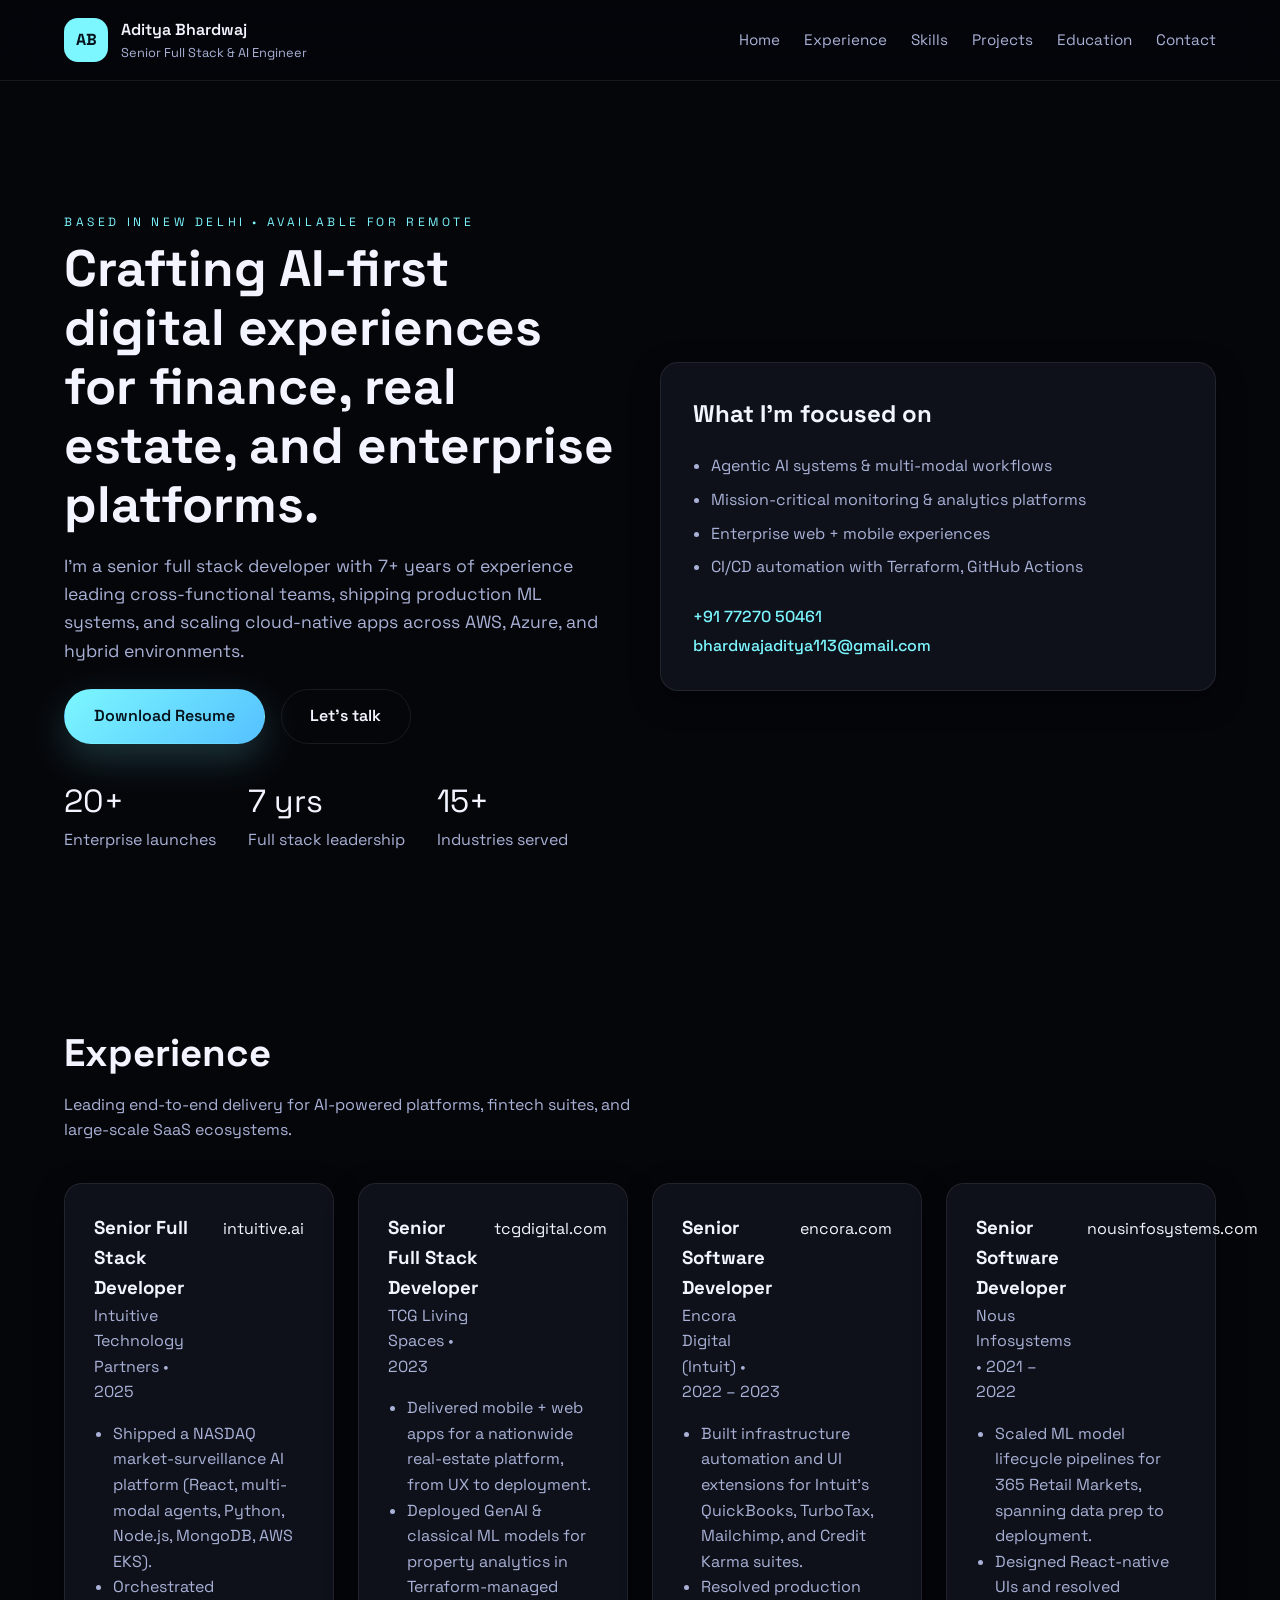
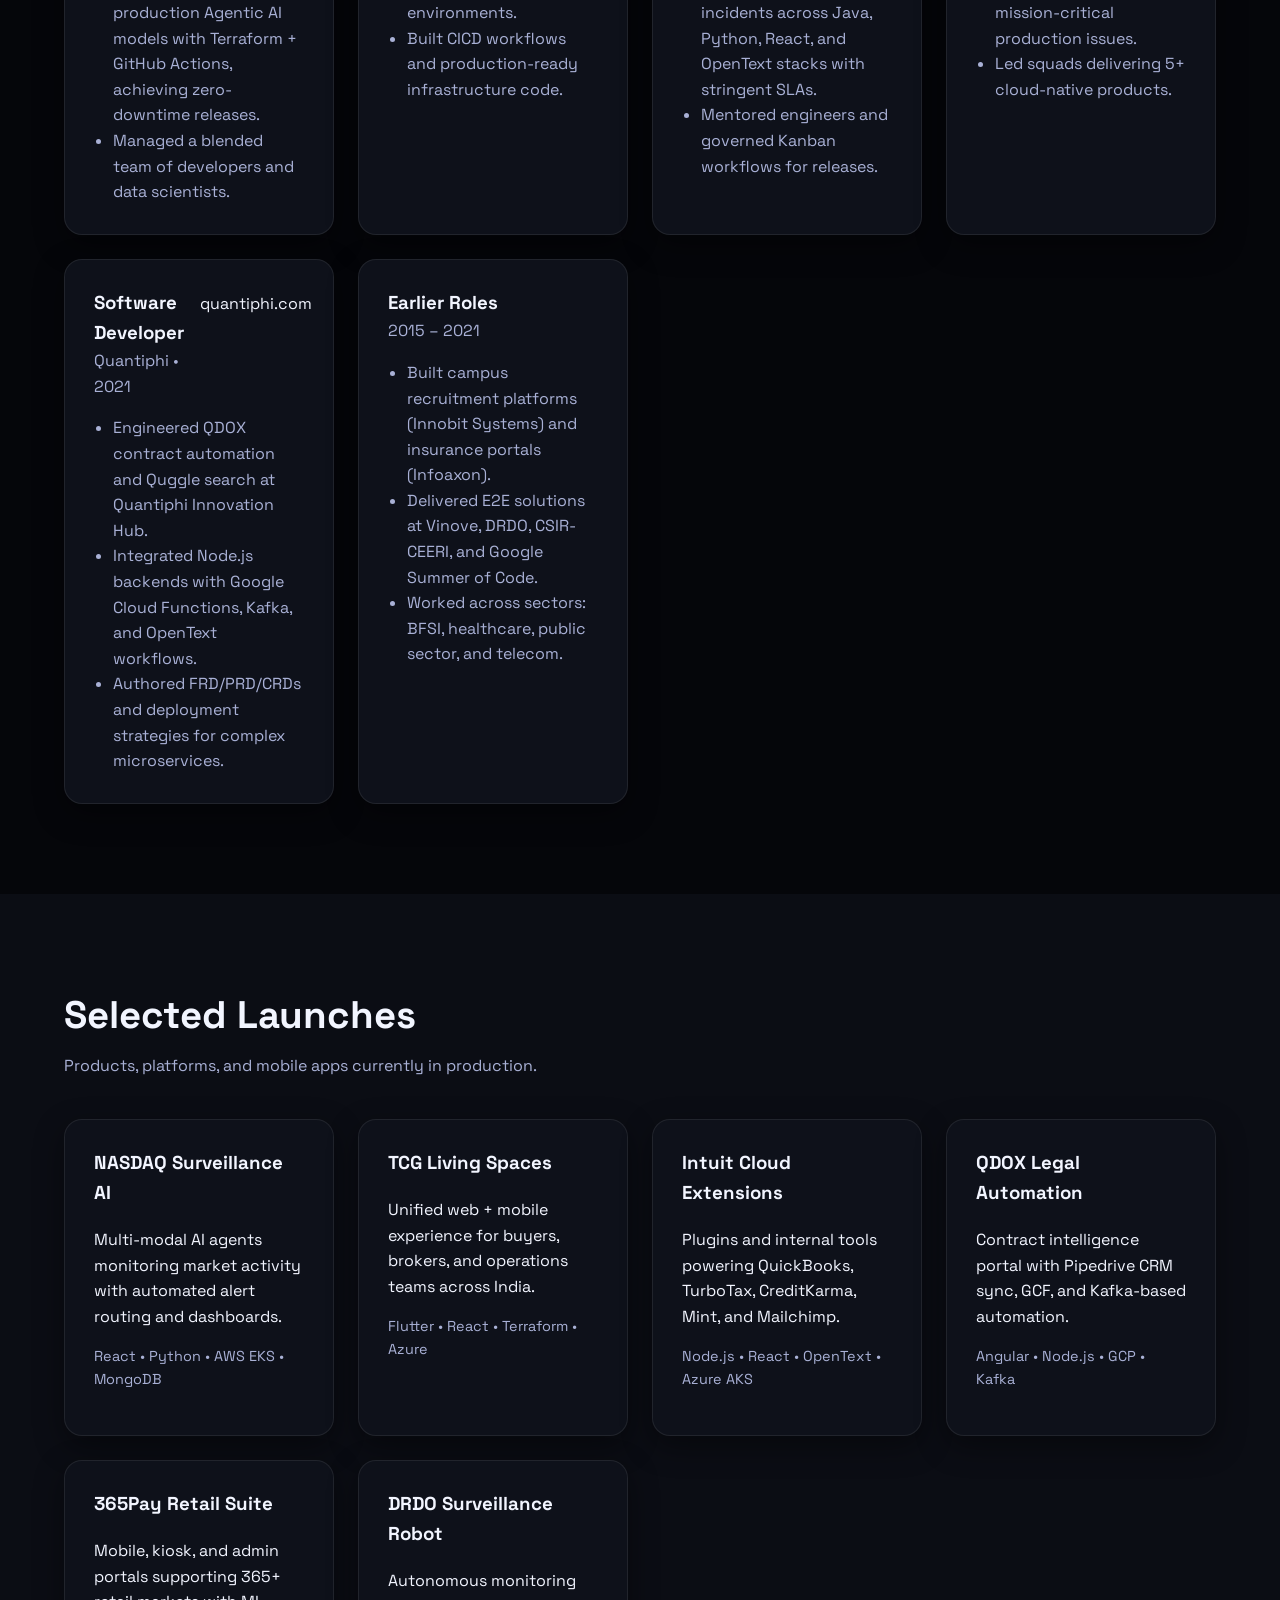
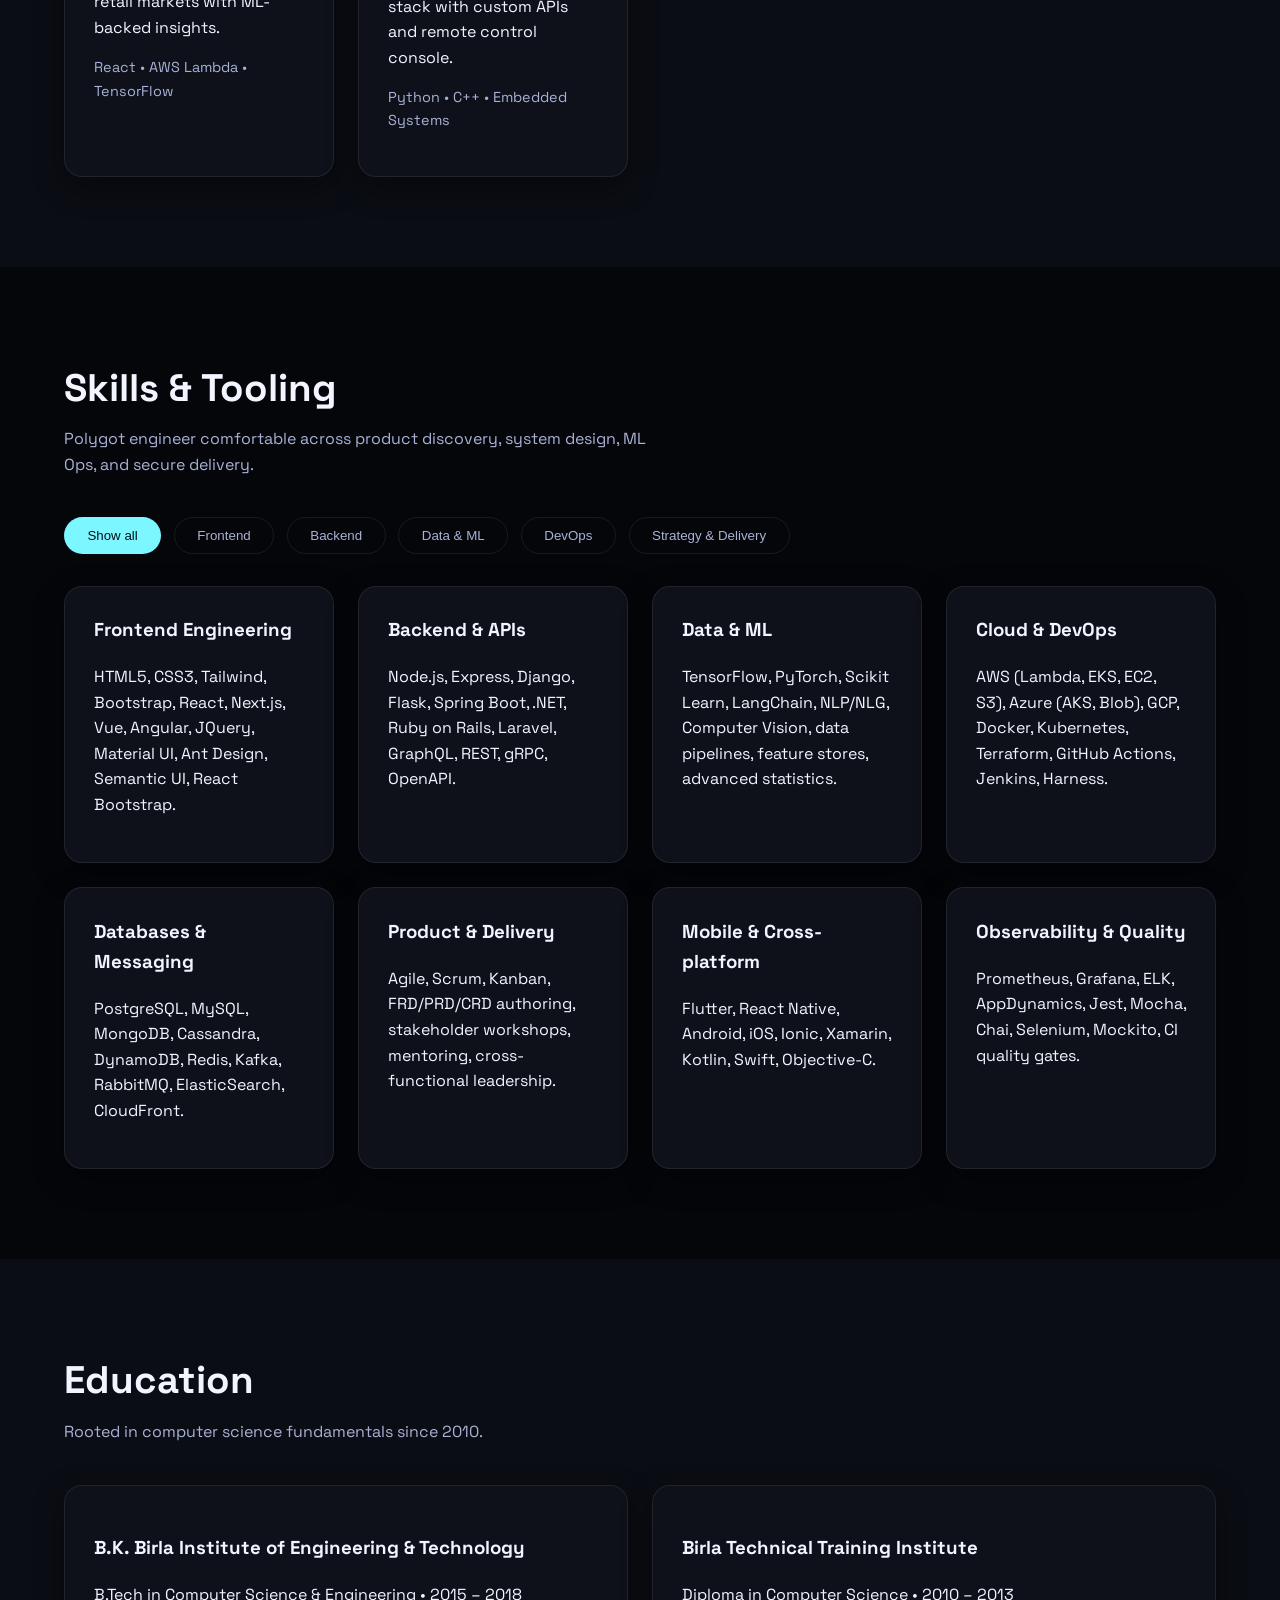
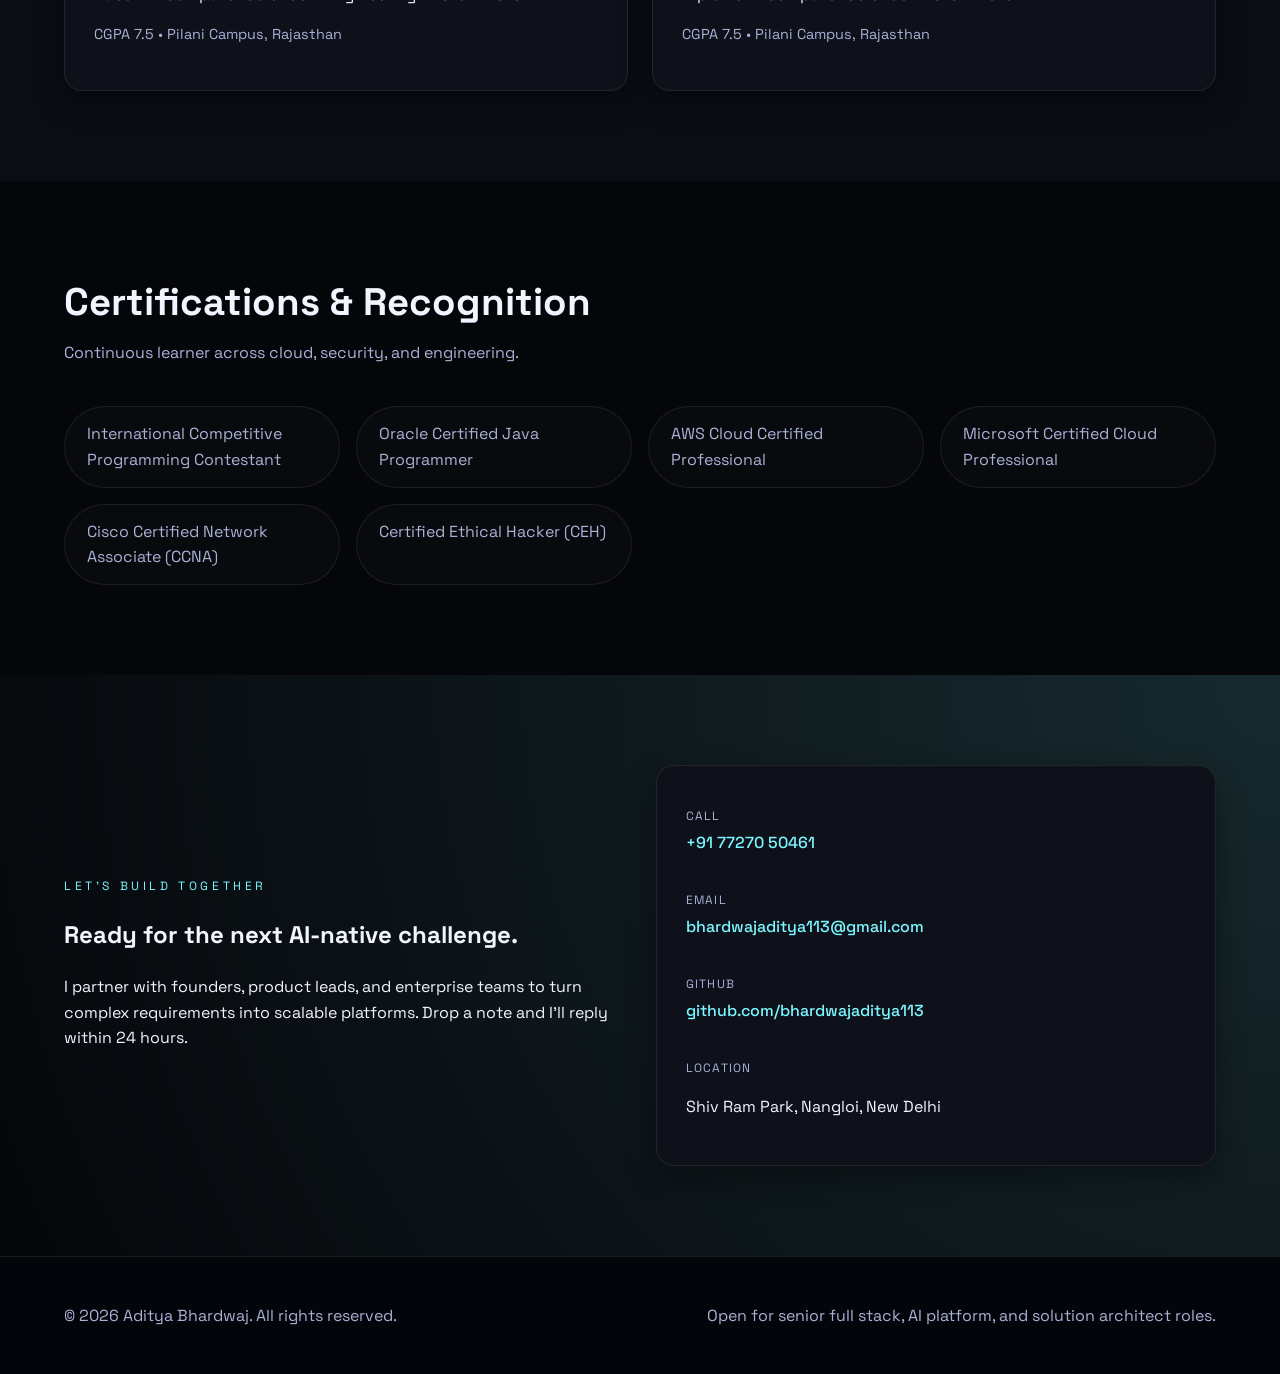
<file: index.html>
<!DOCTYPE html>
<html lang="en">
  <head>
    <meta charset="UTF-8" />
    <meta name="viewport" content="width=device-width, initial-scale=1.0" />
    <title>Aditya Bhardwaj | Portfolio</title>
    <link rel="preconnect" href="https://fonts.googleapis.com" />
    <link rel="preconnect" href="https://fonts.gstatic.com" crossorigin />
    <link
      href="https://fonts.googleapis.com/css2?family=Space+Grotesk:wght@400;500;600;700&display=swap"
      rel="stylesheet"
    />
    <link rel="stylesheet" href="styles.css" />
  </head>
  <body>
    <header class="site-header">
      <div class="container header-content">
        <div class="brand">
          <span class="brand-mark">AB</span>
          <div>
            <p class="brand-name">Aditya Bhardwaj</p>
            <p class="brand-role">Senior Full Stack & AI Engineer</p>
          </div>
        </div>
        <nav class="site-nav" id="site-nav">
          <a href="#hero">Home</a>
          <a href="#experience">Experience</a>
          <a href="#skills">Skills</a>
          <a href="#projects">Projects</a>
          <a href="#education">Education</a>
          <a href="#contact">Contact</a>
        </nav>
        <button class="nav-toggle" id="nav-toggle" aria-label="Toggle menu">
          <span></span>
          <span></span>
          <span></span>
        </button>
      </div>
    </header>

    <main>
      <section id="hero" class="hero">
        <div class="container hero-grid">
          <div>
            <p class="eyebrow">Based in New Delhi • Available for remote</p>
            <h1>
              Crafting AI-first digital experiences for finance, real estate,
              and enterprise platforms.
            </h1>
            <p class="lede">
              I’m a senior full stack developer with 7+ years of experience
              leading cross-functional teams, shipping production ML systems,
              and scaling cloud-native apps across AWS, Azure, and hybrid
              environments.
            </p>
            <div class="hero-ctas">
              <a class="btn primary" href="Curriculum Vitae.docx" download
                >Download Resume</a
              >
              <a class="btn ghost" href="#contact">Let’s talk</a>
            </div>
            <div class="hero-stats">
              <div>
                <p class="stat-value">20+</p>
                <p class="stat-label">Enterprise launches</p>
              </div>
              <div>
                <p class="stat-value">7 yrs</p>
                <p class="stat-label">Full stack leadership</p>
              </div>
              <div>
                <p class="stat-value">15+</p>
                <p class="stat-label">Industries served</p>
              </div>
            </div>
          </div>
          <div class="hero-card">
            <h2>What I’m focused on</h2>
            <ul>
              <li>Agentic AI systems & multi-modal workflows</li>
              <li>Mission-critical monitoring & analytics platforms</li>
              <li>Enterprise web + mobile experiences</li>
              <li>CI/CD automation with Terraform, GitHub Actions</li>
            </ul>
            <div class="contact-mini">
              <a href="tel:+917727050461">+91 77270 50461</a>
              <a href="mailto:bhardwajaditya113@gmail.com"
                >bhardwajaditya113@gmail.com</a
              >
            </div>
          </div>
        </div>
      </section>

      <section id="experience" class="section">
        <div class="container">
          <div class="section-heading">
            <h2>Experience</h2>
            <p>
              Leading end-to-end delivery for AI-powered platforms, fintech
              suites, and large-scale SaaS ecosystems.
            </p>
          </div>
          <div class="experience-grid">
            <article class="experience-card">
              <header>
                <div>
                  <h3>Senior Full Stack Developer</h3>
                  <p>Intuitive Technology Partners • 2025</p>
                </div>
                <a href="https://intuitive.ai/" target="_blank" rel="noreferrer"
                  >intuitive.ai</a
                >
              </header>
              <ul>
                <li>
                  Shipped a NASDAQ market-surveillance AI platform (React,
                  multi-modal agents, Python, Node.js, MongoDB, AWS EKS).
                </li>
                <li>
                  Orchestrated production Agentic AI models with Terraform +
                  GitHub Actions, achieving zero-downtime releases.
                </li>
                <li>Managed a blended team of developers and data scientists.</li>
              </ul>
            </article>

            <article class="experience-card">
              <header>
                <div>
                  <h3>Senior Full Stack Developer</h3>
                  <p>TCG Living Spaces • 2023</p>
                </div>
                <a href="https://www.tcgdigital.com/" target="_blank" rel="noreferrer"
                  >tcgdigital.com</a
                >
              </header>
              <ul>
                <li>
                  Delivered mobile + web apps for a nationwide real-estate
                  platform, from UX to deployment.
                </li>
                <li>
                  Deployed GenAI & classical ML models for property analytics in
                  Terraform-managed environments.
                </li>
                <li>
                  Built CICD workflows and production-ready infrastructure code.
                </li>
              </ul>
            </article>

            <article class="experience-card">
              <header>
                <div>
                  <h3>Senior Software Developer</h3>
                  <p>Encora Digital (Intuit) • 2022 – 2023</p>
                </div>
                <a href="https://www.encora.com" target="_blank" rel="noreferrer"
                  >encora.com</a
                >
              </header>
              <ul>
                <li>
                  Built infrastructure automation and UI extensions for Intuit’s
                  QuickBooks, TurboTax, Mailchimp, and Credit Karma suites.
                </li>
                <li>
                  Resolved production incidents across Java, Python, React, and
                  OpenText stacks with stringent SLAs.
                </li>
                <li>
                  Mentored engineers and governed Kanban workflows for releases.
                </li>
              </ul>
            </article>

            <article class="experience-card">
              <header>
                <div>
                  <h3>Senior Software Developer</h3>
                  <p>Nous Infosystems • 2021 – 2022</p>
                </div>
                <a href="https://nousinfosystems.com" target="_blank" rel="noreferrer"
                  >nousinfosystems.com</a
                >
              </header>
              <ul>
                <li>
                  Scaled ML model lifecycle pipelines for 365 Retail Markets,
                  spanning data prep to deployment.
                </li>
                <li>
                  Designed React-native UIs and resolved mission-critical
                  production issues.
                </li>
                <li>Led squads delivering 5+ cloud-native products.</li>
              </ul>
            </article>

            <article class="experience-card">
              <header>
                <div>
                  <h3>Software Developer</h3>
                  <p>Quantiphi • 2021</p>
                </div>
                <a href="https://www.quantiphi.com" target="_blank" rel="noreferrer"
                  >quantiphi.com</a
                >
              </header>
              <ul>
                <li>
                  Engineered QDOX contract automation and Quggle search at
                  Quantiphi Innovation Hub.
                </li>
                <li>
                  Integrated Node.js backends with Google Cloud Functions,
                  Kafka, and OpenText workflows.
                </li>
                <li>
                  Authored FRD/PRD/CRDs and deployment strategies for complex
                  microservices.
                </li>
              </ul>
            </article>

            <article class="experience-card">
              <header>
                <div>
                  <h3>Earlier Roles</h3>
                  <p>2015 – 2021</p>
                </div>
              </header>
              <ul>
                <li>
                  Built campus recruitment platforms (Innobit Systems) and
                  insurance portals (Infoaxon).
                </li>
                <li>
                  Delivered E2E solutions at Vinove, DRDO, CSIR-CEERI, and Google
                  Summer of Code.
                </li>
                <li>
                  Worked across sectors: BFSI, healthcare, public sector, and
                  telecom.
                </li>
              </ul>
            </article>
          </div>
        </div>
      </section>

      <section id="projects" class="section muted">
        <div class="container">
          <div class="section-heading">
            <h2>Selected Launches</h2>
            <p>Products, platforms, and mobile apps currently in production.</p>
          </div>
          <div class="project-grid">
            <article class="project-card">
              <h3>NASDAQ Surveillance AI</h3>
              <p>
                Multi-modal AI agents monitoring market activity with automated
                alert routing and dashboards.
              </p>
              <p class="meta">React • Python • AWS EKS • MongoDB</p>
            </article>
            <article class="project-card">
              <h3>TCG Living Spaces</h3>
              <p>
                Unified web + mobile experience for buyers, brokers, and
                operations teams across India.
              </p>
              <p class="meta">Flutter • React • Terraform • Azure</p>
            </article>
            <article class="project-card">
              <h3>Intuit Cloud Extensions</h3>
              <p>
                Plugins and internal tools powering QuickBooks, TurboTax,
                CreditKarma, Mint, and Mailchimp.
              </p>
              <p class="meta">Node.js • React • OpenText • Azure AKS</p>
            </article>
            <article class="project-card">
              <h3>QDOX Legal Automation</h3>
              <p>
                Contract intelligence portal with Pipedrive CRM sync, GCF, and
                Kafka-based automation.
              </p>
              <p class="meta">Angular • Node.js • GCP • Kafka</p>
            </article>
            <article class="project-card">
              <h3>365Pay Retail Suite</h3>
              <p>
                Mobile, kiosk, and admin portals supporting 365+ retail markets
                with ML-backed insights.
              </p>
              <p class="meta">React • AWS Lambda • TensorFlow</p>
            </article>
            <article class="project-card">
              <h3>DRDO Surveillance Robot</h3>
              <p>
                Autonomous monitoring stack with custom APIs and remote control
                console.
              </p>
              <p class="meta">Python • C++ • Embedded Systems</p>
            </article>
          </div>
        </div>
      </section>

      <section id="skills" class="section">
        <div class="container">
          <div class="section-heading">
            <h2>Skills & Tooling</h2>
            <p>
              Polygot engineer comfortable across product discovery, system
              design, ML Ops, and secure delivery.
            </p>
          </div>
          <div class="skill-tabs">
            <button data-skill-tab="all" class="active">Show all</button>
            <button data-skill-tab="frontend">Frontend</button>
            <button data-skill-tab="backend">Backend</button>
            <button data-skill-tab="data">Data & ML</button>
            <button data-skill-tab="devops">DevOps</button>
            <button data-skill-tab="delivery">Strategy & Delivery</button>
          </div>
          <div class="skill-grid">
            <article class="skill-card" data-skill-group="frontend">
              <h3>Frontend Engineering</h3>
              <p>
                HTML5, CSS3, Tailwind, Bootstrap, React, Next.js, Vue, Angular,
                JQuery, Material UI, Ant Design, Semantic UI, React Bootstrap.
              </p>
            </article>
            <article class="skill-card" data-skill-group="backend">
              <h3>Backend & APIs</h3>
              <p>
                Node.js, Express, Django, Flask, Spring Boot, .NET, Ruby on
                Rails, Laravel, GraphQL, REST, gRPC, OpenAPI.
              </p>
            </article>
            <article class="skill-card" data-skill-group="data">
              <h3>Data & ML</h3>
              <p>
                TensorFlow, PyTorch, Scikit Learn, LangChain, NLP/NLG, Computer
                Vision, data pipelines, feature stores, advanced statistics.
              </p>
            </article>
            <article class="skill-card" data-skill-group="devops">
              <h3>Cloud & DevOps</h3>
              <p>
                AWS (Lambda, EKS, EC2, S3), Azure (AKS, Blob), GCP, Docker,
                Kubernetes, Terraform, GitHub Actions, Jenkins, Harness.
              </p>
            </article>
            <article class="skill-card" data-skill-group="backend">
              <h3>Databases & Messaging</h3>
              <p>
                PostgreSQL, MySQL, MongoDB, Cassandra, DynamoDB, Redis, Kafka,
                RabbitMQ, ElasticSearch, CloudFront.
              </p>
            </article>
            <article class="skill-card" data-skill-group="delivery">
              <h3>Product & Delivery</h3>
              <p>
                Agile, Scrum, Kanban, FRD/PRD/CRD authoring, stakeholder
                workshops, mentoring, cross-functional leadership.
              </p>
            </article>
            <article class="skill-card" data-skill-group="frontend">
              <h3>Mobile & Cross-platform</h3>
              <p>
                Flutter, React Native, Android, iOS, Ionic, Xamarin, Kotlin,
                Swift, Objective-C.
              </p>
            </article>
            <article class="skill-card" data-skill-group="devops">
              <h3>Observability & Quality</h3>
              <p>
                Prometheus, Grafana, ELK, AppDynamics, Jest, Mocha, Chai,
                Selenium, Mockito, CI quality gates.
              </p>
            </article>
          </div>
        </div>
      </section>

      <section id="education" class="section muted">
        <div class="container">
          <div class="section-heading">
            <h2>Education</h2>
            <p>Rooted in computer science fundamentals since 2010.</p>
          </div>
          <div class="education-grid">
            <article>
              <h3>B.K. Birla Institute of Engineering & Technology</h3>
              <p>B.Tech in Computer Science & Engineering • 2015 – 2018</p>
              <p class="meta">CGPA 7.5 • Pilani Campus, Rajasthan</p>
            </article>
            <article>
              <h3>Birla Technical Training Institute</h3>
              <p>Diploma in Computer Science • 2010 – 2013</p>
              <p class="meta">CGPA 7.5 • Pilani Campus, Rajasthan</p>
            </article>
          </div>
        </div>
      </section>

      <section id="awards" class="section">
        <div class="container">
          <div class="section-heading">
            <h2>Certifications & Recognition</h2>
            <p>Continuous learner across cloud, security, and engineering.</p>
          </div>
          <ul class="award-list">
            <li>International Competitive Programming Contestant</li>
            <li>Oracle Certified Java Programmer</li>
            <li>AWS Cloud Certified Professional</li>
            <li>Microsoft Certified Cloud Professional</li>
            <li>Cisco Certified Network Associate (CCNA)</li>
            <li>Certified Ethical Hacker (CEH)</li>
          </ul>
        </div>
      </section>

      <section id="contact" class="section contact">
        <div class="container contact-grid">
          <div>
            <p class="eyebrow">Let’s build together</p>
            <h2>Ready for the next AI-native challenge.</h2>
            <p>
              I partner with founders, product leads, and enterprise teams to
              turn complex requirements into scalable platforms. Drop a note and
              I’ll reply within 24 hours.
            </p>
          </div>
          <div class="contact-card">
            <div>
              <p class="label">Call</p>
              <a href="tel:+917727050461">+91 77270 50461</a>
            </div>
            <div>
              <p class="label">Email</p>
              <a href="mailto:bhardwajaditya113@gmail.com"
                >bhardwajaditya113@gmail.com</a
              >
            </div>
            <div>
              <p class="label">GitHub</p>
              <a href="https://github.com/bhardwajaditya113" target="_blank" rel="noreferrer"
                >github.com/bhardwajaditya113</a
              >
            </div>
            <div>
              <p class="label">Location</p>
              <p>Shiv Ram Park, Nangloi, New Delhi</p>
            </div>
          </div>
        </div>
      </section>
    </main>

    <footer class="site-footer">
      <div class="container footer-grid">
        <p>© <span id="year"></span> Aditya Bhardwaj. All rights reserved.</p>
        <p>Open for senior full stack, AI platform, and solution architect roles.</p>
      </div>
    </footer>

    <script src="script.js"></script>
  </body>
</html>
</file>
<file: styles.css>
:root {
  --bg: #05060a;
  --card: #0e111a;
  --muted: #0b0d14;
  --accent: #7cf7ff;
  --accent-strong: #55c1ff;
  --text: #f2f5ff;
  --text-muted: #a9b1d6;
  --border: rgba(255, 255, 255, 0.08);
  --shadow: 0 10px 30px rgba(0, 0, 0, 0.4);
}

*,
*::before,
*::after {
  box-sizing: border-box;
}

body {
  margin: 0;
  font-family: "Space Grotesk", system-ui, -apple-system, BlinkMacSystemFont,
    "Segoe UI", sans-serif;
  background: var(--bg);
  color: var(--text);
  line-height: 1.6;
}

img {
  max-width: 100%;
  display: block;
}

a {
  color: inherit;
  text-decoration: none;
}

.container {
  width: min(1200px, 90vw);
  margin: 0 auto;
}

.eyebrow {
  text-transform: uppercase;
  letter-spacing: 0.3em;
  font-size: 0.75rem;
  color: var(--accent);
  margin-bottom: 0.5rem;
}

.site-header {
  position: sticky;
  top: 0;
  z-index: 100;
  background: rgba(5, 6, 10, 0.9);
  backdrop-filter: blur(20px);
  border-bottom: 1px solid var(--border);
}

.header-content {
  display: flex;
  align-items: center;
  justify-content: space-between;
  min-height: 80px;
}

.brand {
  display: flex;
  align-items: center;
  gap: 0.8rem;
}

.brand-mark {
  width: 44px;
  height: 44px;
  border-radius: 14px;
  background: var(--accent);
  display: grid;
  place-items: center;
  font-weight: 700;
  color: #04121c;
}

.brand-name {
  font-weight: 600;
  margin: 0;
}

.brand-role {
  margin: 0;
  font-size: 0.8rem;
  color: var(--text-muted);
}

.site-nav {
  display: flex;
  gap: 1.5rem;
  font-size: 0.95rem;
}

.site-nav a {
  color: var(--text-muted);
  transition: color 0.2s ease, transform 0.2s ease;
}

.site-nav a:hover {
  color: var(--accent);
  transform: translateY(-2px);
}

.nav-toggle {
  display: none;
  flex-direction: column;
  gap: 6px;
  background: none;
  border: none;
  cursor: pointer;
}

.nav-toggle span {
  width: 26px;
  height: 2px;
  background: var(--text);
  display: block;
}

.hero {
  padding: 120px 0 80px;
}

.hero-grid {
  display: grid;
  grid-template-columns: repeat(auto-fit, minmax(280px, 1fr));
  gap: 2.5rem;
  align-items: center;
}

.hero h1 {
  font-size: clamp(2.5rem, 4vw, 3.5rem);
  line-height: 1.15;
  margin: 0 0 1rem;
}

.lede {
  font-size: 1.1rem;
  color: var(--text-muted);
  margin-bottom: 1.5rem;
}

.hero-ctas {
  display: flex;
  flex-wrap: wrap;
  gap: 1rem;
  margin-bottom: 2rem;
}

.btn {
  border-radius: 999px;
  padding: 0.85rem 1.8rem;
  font-weight: 600;
  border: 1px solid transparent;
  transition: transform 0.2s ease, box-shadow 0.2s ease;
  text-align: center;
}

.btn.primary {
  background: linear-gradient(135deg, var(--accent), var(--accent-strong));
  color: #04121c;
  box-shadow: 0 15px 40px rgba(126, 245, 255, 0.2);
}

.btn.ghost {
  border-color: var(--border);
}

.btn:hover {
  transform: translateY(-2px);
}

.hero-stats {
  display: flex;
  gap: 2rem;
  flex-wrap: wrap;
}

.stat-value {
  font-size: 2rem;
  margin: 0;
}

.stat-label {
  margin: 0;
  color: var(--text-muted);
}

.hero-card {
  background: var(--card);
  border: 1px solid var(--border);
  border-radius: 18px;
  padding: 2rem;
  box-shadow: var(--shadow);
}

.hero-card h2 {
  margin-top: 0;
}

.hero-card ul {
  padding-left: 1.1rem;
  color: var(--text-muted);
}

.hero-card li {
  margin-bottom: 0.5rem;
}

.contact-mini {
  margin-top: 1.5rem;
  display: flex;
  flex-direction: column;
  gap: 0.2rem;
  color: var(--accent);
  font-weight: 500;
}

.section {
  padding: 90px 0;
}

.section.muted {
  background: var(--muted);
}

.section-heading {
  margin-bottom: 2.5rem;
}

.section-heading h2 {
  margin: 0 0 0.5rem;
  font-size: clamp(2rem, 3vw, 2.5rem);
}

.section-heading p {
  margin: 0;
  color: var(--text-muted);
  max-width: 600px;
}

.experience-grid,
.project-grid,
.skill-grid,
.education-grid {
  display: grid;
  grid-template-columns: repeat(auto-fit, minmax(260px, 1fr));
  gap: 1.5rem;
}

.experience-card,
.project-card,
.skill-card,
.contact-card {
  background: var(--card);
  border-radius: 18px;
  border: 1px solid var(--border);
  padding: 1.8rem;
  box-shadow: var(--shadow);
}

.experience-card header {
  display: flex;
  justify-content: space-between;
  gap: 1rem;
  align-items: baseline;
  margin-bottom: 1rem;
}

.experience-card h3 {
  margin: 0;
}

.experience-card p {
  margin: 0;
  color: var(--text-muted);
}

.experience-card ul {
  padding-left: 1.2rem;
  color: var(--text-muted);
  margin: 0;
}

.project-card h3,
.skill-card h3 {
  margin-top: 0;
}

.project-card .meta,
.education-grid .meta {
  color: var(--text-muted);
  font-size: 0.9rem;
  margin-top: 0.8rem;
}

.skill-tabs {
  display: flex;
  flex-wrap: wrap;
  gap: 0.8rem;
  margin-bottom: 2rem;
}

.skill-tabs button {
  border-radius: 999px;
  border: 1px solid var(--border);
  background: transparent;
  color: var(--text-muted);
  padding: 0.6rem 1.4rem;
  cursor: pointer;
  transition: background 0.2s ease, color 0.2s ease;
}

.skill-tabs button.active {
  background: var(--accent);
  color: #04121c;
  border-color: transparent;
}

.skill-card {
  min-height: 180px;
}

.education-grid article {
  border: 1px solid var(--border);
  border-radius: 18px;
  padding: 1.8rem;
  background: var(--card);
  box-shadow: var(--shadow);
}

.award-list {
  list-style: none;
  padding: 0;
  margin: 0;
  display: grid;
  grid-template-columns: repeat(auto-fit, minmax(220px, 1fr));
  gap: 1rem;
}

.award-list li {
  border: 1px solid var(--border);
  border-radius: 999px;
  padding: 0.9rem 1.4rem;
  background: rgba(255, 255, 255, 0.02);
  color: var(--text-muted);
}

.contact {
  background: radial-gradient(circle at top right, rgba(124, 247, 255, 0.15), transparent);
}

.contact-grid {
  display: grid;
  grid-template-columns: repeat(auto-fit, minmax(280px, 1fr));
  gap: 2rem;
  align-items: center;
}

.contact-card {
  display: flex;
  flex-direction: column;
  gap: 1.5rem;
}

.contact-card .label {
  text-transform: uppercase;
  letter-spacing: 0.1em;
  font-size: 0.75rem;
  color: var(--text-muted);
  margin-bottom: 0.2rem;
}

.contact-card a {
  color: var(--accent);
  font-weight: 500;
}

.site-footer {
  border-top: 1px solid var(--border);
  padding: 30px 0;
  background: #04050a;
}

.footer-grid {
  display: flex;
  justify-content: space-between;
  flex-wrap: wrap;
  gap: 1rem;
  color: var(--text-muted);
}

@media (max-width: 768px) {
  .site-nav {
    position: fixed;
    inset: 0;
    top: 70px;
    background: rgba(5, 6, 10, 0.95);
    flex-direction: column;
    padding: 2rem;
    transform: translateX(100%);
    transition: transform 0.3s ease;
  }

  .site-nav.open {
    transform: translateX(0);
  }

  .nav-toggle {
    display: flex;
  }

  .hero {
    padding-top: 90px;
  }

  .hero-ctas {
    flex-direction: column;
  }
}
</file>
